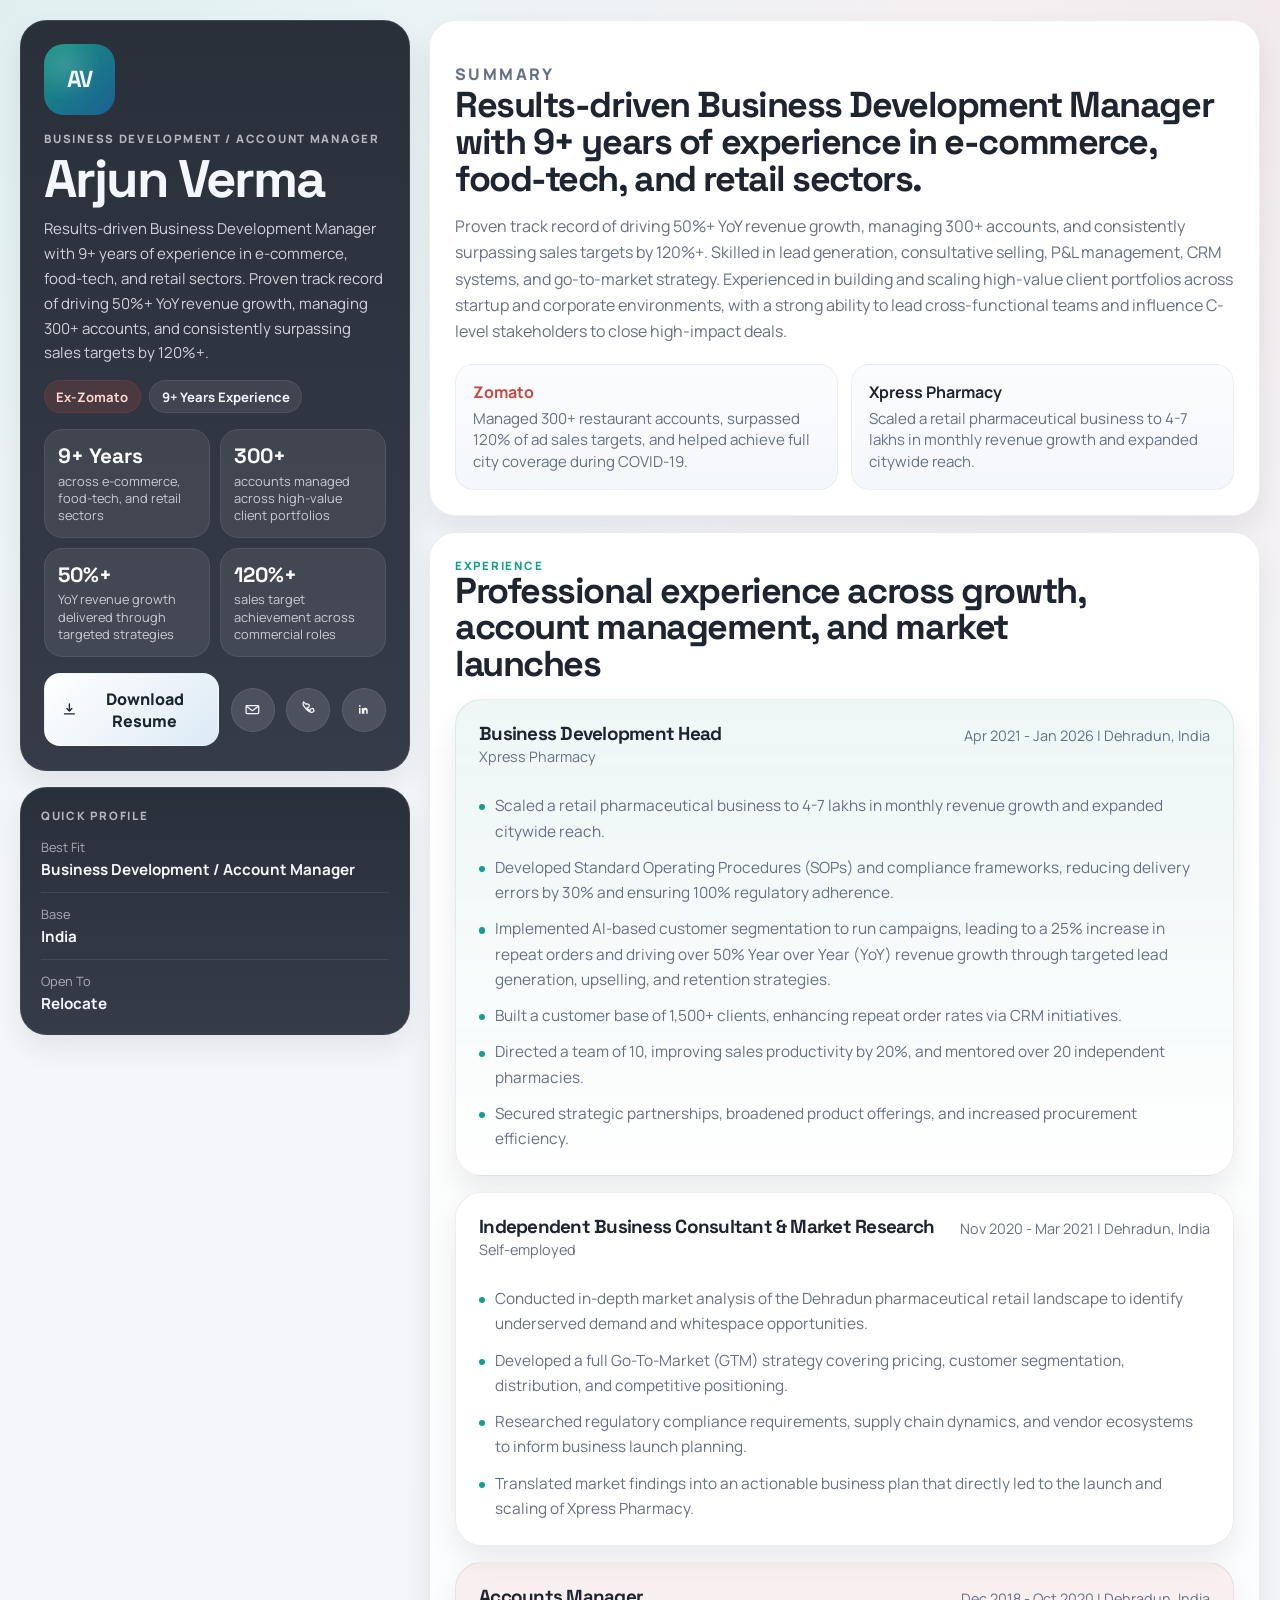
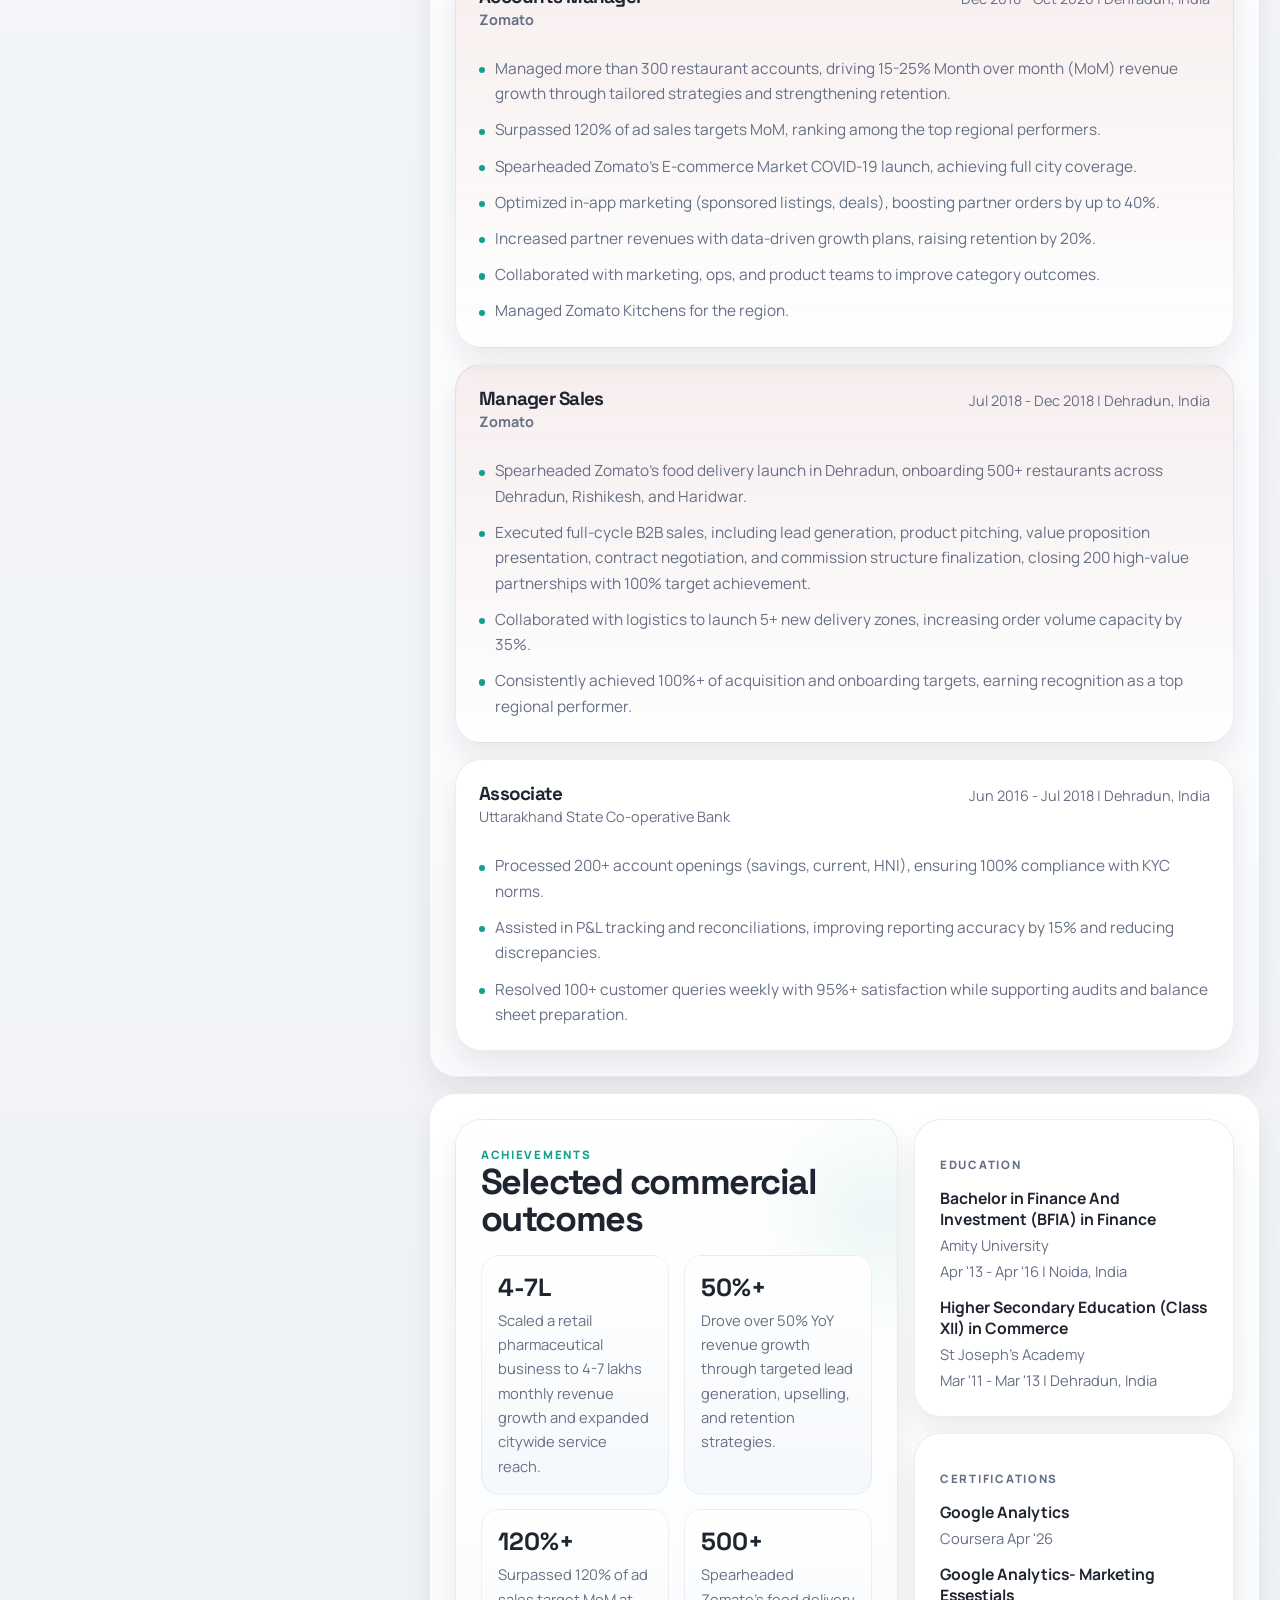
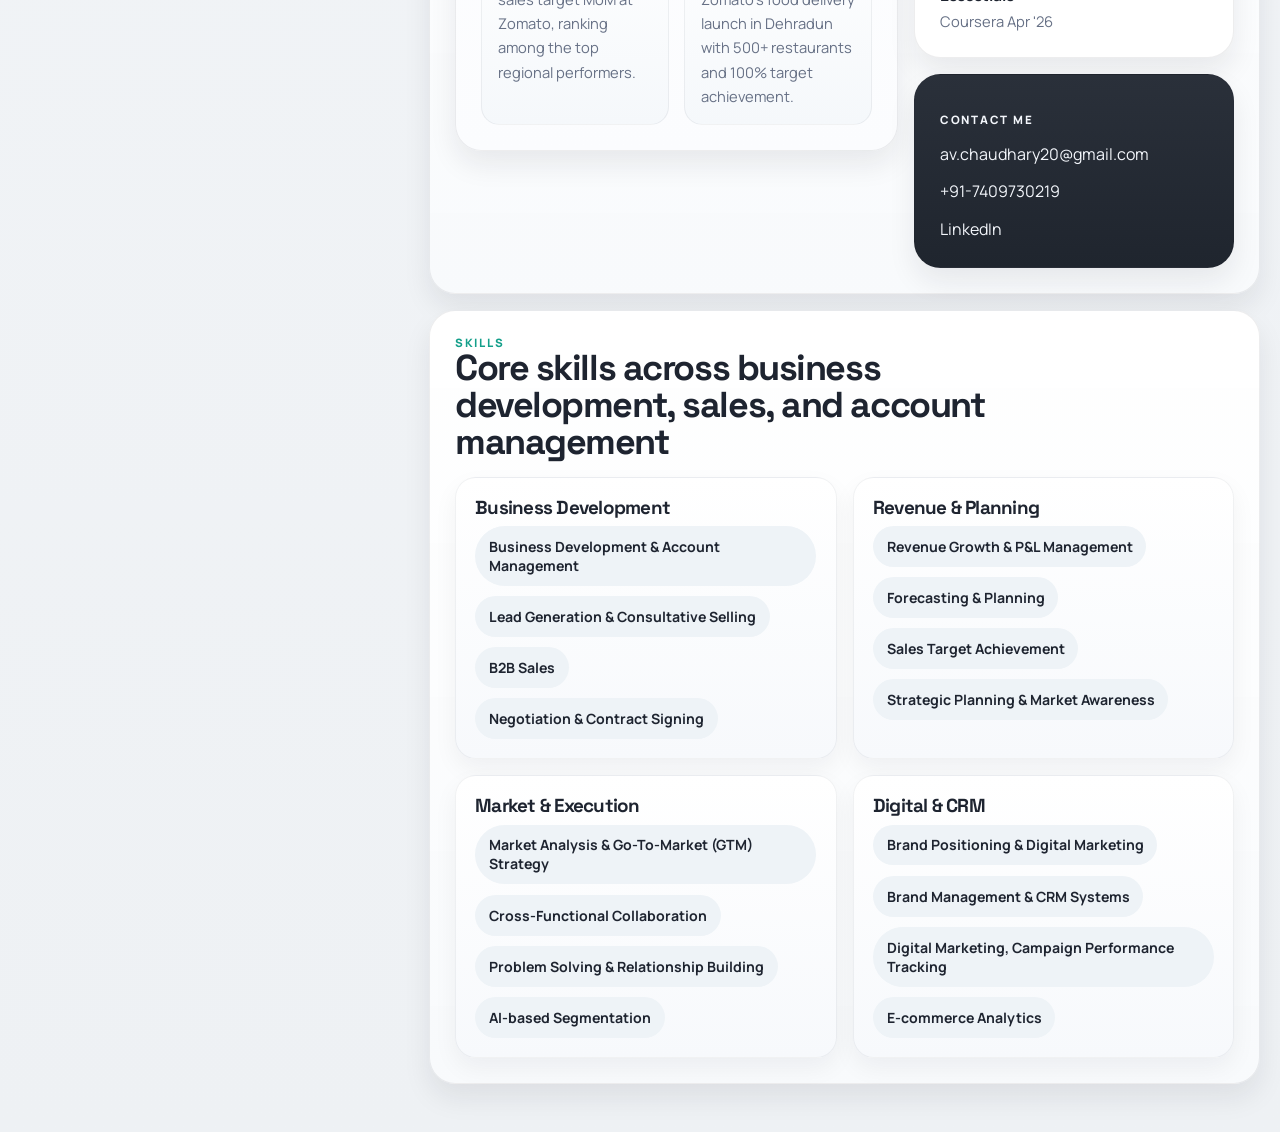
<file: index.html>
<!DOCTYPE html>
<html lang="en">
  <head>
    <meta charset="UTF-8" />
    <meta name="viewport" content="width=device-width, initial-scale=1.0" />
    <title>Arjun Verma | Business Development / Account Manager</title>
    <meta
      name="description"
      content="Resume website for Arjun Verma, a business development and account management professional with 9+ years of experience in e-commerce, food-tech, and retail sectors."
    />
    <meta
      property="og:title"
      content="Arjun Verma | Business Development / Account Manager"
    />
    <meta
      property="og:description"
      content="Results-driven Business Development Manager with 9+ years of experience in e-commerce, food-tech, and retail sectors."
    />
    <meta property="og:type" content="website" />
    <link rel="preconnect" href="https://fonts.googleapis.com" />
    <link rel="preconnect" href="https://fonts.gstatic.com" crossorigin />
    <link
      href="https://fonts.googleapis.com/css2?family=Manrope:wght@400;500;600;700;800&amp;family=Space+Grotesk:wght@500;700&amp;display=swap"
      rel="stylesheet"
    />
    <link rel="stylesheet" href="./styles.css" />
  </head>
  <body>
    <div class="page-shell">
      <div class="app-frame reveal">
        <aside class="sidebar">
          <section class="profile-card">
            <div class="avatar-badge" aria-hidden="true">AV</div>
            <p class="eyebrow">Business Development / Account Manager</p>
            <h1>Arjun Verma</h1>
            <p class="sidebar-summary">
              Results-driven Business Development Manager with 9+ years of
              experience in e-commerce, food-tech, and retail sectors. Proven
              track record of driving 50%+ YoY revenue growth, managing 300+
              accounts, and consistently surpassing sales targets by 120%+.
            </p>

            <div class="signal-row">
              <span class="signal-pill zomato-pill">Ex-Zomato</span>
              <span class="signal-pill">9+ Years Experience</span>
            </div>

            <div class="proof-grid">
              <article class="proof-tile">
                <strong>9+ Years</strong>
                <span>across e-commerce, food-tech, and retail sectors</span>
              </article>
              <article class="proof-tile">
                <strong>300+</strong>
                <span>accounts managed across high-value client portfolios</span>
              </article>
              <article class="proof-tile">
                <strong>50%+</strong>
                <span>YoY revenue growth delivered through targeted strategies</span>
              </article>
              <article class="proof-tile">
                <strong>120%+</strong>
                <span>sales target achievement across commercial roles</span>
              </article>
            </div>

            <div class="sidebar-actions">
              <a class="primary-action" href="./Arjun-Verma-Resume.pdf" download>
                <svg viewBox="0 0 24 24" aria-hidden="true">
                  <path d="M12 4v9" fill="none" stroke="currentColor" stroke-width="1.9" stroke-linecap="round" />
                  <path d="m8.5 10.8 3.5 3.7 3.5-3.7" fill="none" stroke="currentColor" stroke-width="1.9" stroke-linecap="round" stroke-linejoin="round" />
                  <path d="M5 18.5h14" fill="none" stroke="currentColor" stroke-width="1.9" stroke-linecap="round" />
                </svg>
                Download Resume
              </a>
              <a class="icon-action" href="mailto:av.chaudhary20@gmail.com" aria-label="Email Me">
                <svg viewBox="0 0 24 24" aria-hidden="true">
                  <path d="M4 6.5h16a1 1 0 0 1 1 1v9a1.5 1.5 0 0 1-1.5 1.5h-15A1.5 1.5 0 0 1 3 16.5v-9a1 1 0 0 1 1-1Z" fill="none" stroke="currentColor" stroke-width="1.8" stroke-linejoin="round" />
                  <path d="m4 8 8 6 8-6" fill="none" stroke="currentColor" stroke-width="1.8" stroke-linecap="round" stroke-linejoin="round" />
                </svg>
                <span class="visually-hidden">Email Me</span>
              </a>
              <a class="icon-action" href="tel:+917409730219" aria-label="Call Me">
                <svg viewBox="0 0 24 24" aria-hidden="true">
                  <path d="M8.7 4.8c.3-.7 1.1-1 1.8-.7l2 .9c.7.3 1 .9.8 1.6l-.7 2.1a1.5 1.5 0 0 1-1.7 1l-1-.2a13 13 0 0 0 4.6 4.6l-.2-1a1.5 1.5 0 0 1 1-1.7l2.1-.7c.7-.2 1.4.1 1.6.8l.9 2c.3.7 0 1.5-.7 1.8l-1.4.6c-.9.4-1.9.4-2.8 0-2.2-.9-4.2-2.4-6.1-4.3-1.9-1.9-3.4-3.9-4.3-6.1-.4-.9-.4-1.9 0-2.8l.6-1.4Z" fill="none" stroke="currentColor" stroke-width="1.8" stroke-linecap="round" stroke-linejoin="round" />
                </svg>
                <span class="visually-hidden">Call Me</span>
              </a>
              <a
                class="icon-action"
                href="https://www.linkedin.com/in/verma-arjun/"
                target="_blank"
                rel="noreferrer"
                aria-label="View My LinkedIn"
              >
                <svg viewBox="0 0 24 24" aria-hidden="true">
                  <path d="M6.8 8.3A1.3 1.3 0 1 0 6.8 5.7a1.3 1.3 0 0 0 0 2.6Z" fill="currentColor" />
                  <path d="M5.7 10.1h2.2v8.2H5.7v-8.2Zm4 0h2.1v1.1h.1c.4-.8 1.4-1.4 2.8-1.4 3 0 3.5 2 3.5 4.5v4h-2.2v-3.6c0-.9 0-2-1.2-2s-1.4 1-1.4 1.9v3.7H9.7v-8.2Z" fill="currentColor" />
                </svg>
                <span class="visually-hidden">View My LinkedIn</span>
              </a>
            </div>
          </section>

          <section class="sidebar-panel">
            <p class="panel-label">Quick Profile</p>
            <ul class="sidebar-list">
              <li>
                <span>Best Fit</span>
                <strong>Business Development / Account Manager</strong>
              </li>
              <li>
                <span>Base</span>
                <strong>India</strong>
              </li>
              <li>
                <span>Open To</span>
                <strong>Relocate</strong>
              </li>
            </ul>
          </section>
        </aside>

        <main class="content-panel">
          <section class="content-card intro-card reveal">
            <p class="section-tag">Summary</p>
            <h2>Results-driven Business Development Manager with 9+ years of experience in e-commerce, food-tech, and retail sectors.</h2>
            <p>
              Proven track record of driving 50%+ YoY revenue growth, managing 300+
              accounts, and consistently surpassing sales targets by 120%+. Skilled
              in lead generation, consultative selling, P&amp;L management, CRM
              systems, and go-to-market strategy. Experienced in building and scaling
              high-value client portfolios across startup and corporate environments,
              with a strong ability to lead cross-functional teams and influence
              C-level stakeholders to close high-impact deals.
            </p>
            <div class="highlight-band">
              <article>
                <strong class="brand-zomato">Zomato</strong>
                <span>Managed 300+ restaurant accounts, surpassed 120% of ad sales targets, and helped achieve full city coverage during COVID-19.</span>
              </article>
              <article>
                <strong>Xpress Pharmacy</strong>
                <span>Scaled a retail pharmaceutical business to 4-7 lakhs in monthly revenue growth and expanded citywide reach.</span>
              </article>
            </div>
          </section>

          <section class="content-section reveal">
            <div class="section-heading">
              <p class="section-tag">Experience</p>
              <h2>Professional experience across growth, account management, and market launches</h2>
            </div>

            <div class="experience-stack">
              <article class="experience-card feature-card">
                <div class="experience-head">
                  <div>
                    <h3>Business Development Head</h3>
                    <p class="company">Xpress Pharmacy</p>
                  </div>
                  <p class="experience-meta">Apr 2021 - Jan 2026 | Dehradun, India</p>
                </div>
                <ul>
                  <li>Scaled a retail pharmaceutical business to 4-7 lakhs in monthly revenue growth and expanded citywide reach.</li>
                  <li>Developed Standard Operating Procedures (SOPs) and compliance frameworks, reducing delivery errors by 30% and ensuring 100% regulatory adherence.</li>
                  <li>Implemented AI-based customer segmentation to run campaigns, leading to a 25% increase in repeat orders and driving over 50% Year over Year (YoY) revenue growth through targeted lead generation, upselling, and retention strategies.</li>
                  <li>Built a customer base of 1,500+ clients, enhancing repeat order rates via CRM initiatives.</li>
                  <li>Directed a team of 10, improving sales productivity by 20%, and mentored over 20 independent pharmacies.</li>
                  <li>Secured strategic partnerships, broadened product offerings, and increased procurement efficiency.</li>
                </ul>
              </article>

              <article class="experience-card">
                <div class="experience-head">
                  <div>
                    <h3>Independent Business Consultant &amp; Market Research</h3>
                    <p class="company">Self-employed</p>
                  </div>
                  <p class="experience-meta">Nov 2020 - Mar 2021 | Dehradun, India</p>
                </div>
                <ul>
                  <li>Conducted in-depth market analysis of the Dehradun pharmaceutical retail landscape to identify underserved demand and whitespace opportunities.</li>
                  <li>Developed a full Go-To-Market (GTM) strategy covering pricing, customer segmentation, distribution, and competitive positioning.</li>
                  <li>Researched regulatory compliance requirements, supply chain dynamics, and vendor ecosystems to inform business launch planning.</li>
                  <li>Translated market findings into an actionable business plan that directly led to the launch and scaling of Xpress Pharmacy.</li>
                </ul>
              </article>

              <article class="experience-card zomato-card">
                <div class="experience-head">
                  <div>
                    <h3>Accounts Manager</h3>
                    <p class="company brand-zomato">Zomato</p>
                  </div>
                  <p class="experience-meta">Dec 2018 - Oct 2020 | Dehradun, India</p>
                </div>
                <ul>
                  <li>Managed more than 300 restaurant accounts, driving 15-25% Month over month (MoM) revenue growth through tailored strategies and strengthening retention.</li>
                  <li>Surpassed 120% of ad sales targets MoM, ranking among the top regional performers.</li>
                  <li>Spearheaded Zomato's E-commerce Market COVID-19 launch, achieving full city coverage.</li>
                  <li>Optimized in-app marketing (sponsored listings, deals), boosting partner orders by up to 40%.</li>
                  <li>Increased partner revenues with data-driven growth plans, raising retention by 20%.</li>
                  <li>Collaborated with marketing, ops, and product teams to improve category outcomes.</li>
                  <li>Managed Zomato Kitchens for the region.</li>
                </ul>
              </article>

              <article class="experience-card zomato-card">
                <div class="experience-head">
                  <div>
                    <h3>Manager Sales</h3>
                    <p class="company brand-zomato">Zomato</p>
                  </div>
                  <p class="experience-meta">Jul 2018 - Dec 2018 | Dehradun, India</p>
                </div>
                <ul>
                  <li>Spearheaded Zomato's food delivery launch in Dehradun, onboarding 500+ restaurants across Dehradun, Rishikesh, and Haridwar.</li>
                  <li>Executed full-cycle B2B sales, including lead generation, product pitching, value proposition presentation, contract negotiation, and commission structure finalization, closing 200 high-value partnerships with 100% target achievement.</li>
                  <li>Collaborated with logistics to launch 5+ new delivery zones, increasing order volume capacity by 35%.</li>
                  <li>Consistently achieved 100%+ of acquisition and onboarding targets, earning recognition as a top regional performer.</li>
                </ul>
              </article>

              <article class="experience-card">
                <div class="experience-head">
                  <div>
                    <h3>Associate</h3>
                    <p class="company">Uttarakhand State Co-operative Bank</p>
                  </div>
                  <p class="experience-meta">Jun 2016 - Jul 2018 | Dehradun, India</p>
                </div>
                <ul>
                  <li>Processed 200+ account openings (savings, current, HNI), ensuring 100% compliance with KYC norms.</li>
                  <li>Assisted in P&amp;L tracking and reconciliations, improving reporting accuracy by 15% and reducing discrepancies.</li>
                  <li>Resolved 100+ customer queries weekly with 95%+ satisfaction while supporting audits and balance sheet preparation.</li>
                </ul>
              </article>
            </div>
          </section>

          <section class="content-section split-content reveal">
            <article class="content-card achievement-card">
              <p class="section-tag">Achievements</p>
              <h2>Selected commercial outcomes</h2>
              <div class="achievement-grid">
                <article>
                  <strong>4-7L</strong>
                  <span>Scaled a retail pharmaceutical business to 4-7 lakhs monthly revenue growth and expanded citywide service reach.</span>
                </article>
                <article>
                  <strong>50%+</strong>
                  <span>Drove over 50% YoY revenue growth through targeted lead generation, upselling, and retention strategies.</span>
                </article>
                <article>
                  <strong>120%+</strong>
                  <span>Surpassed 120% of ad sales target MoM at Zomato, ranking among the top regional performers.</span>
                </article>
                <article>
                  <strong>500+</strong>
                  <span>Spearheaded Zomato's food delivery launch in Dehradun with 500+ restaurants and 100% target achievement.</span>
                </article>
              </div>
            </article>

            <div class="meta-column">
              <article class="content-card compact-card">
                <p class="section-tag">Education</p>
                <div class="meta-stack">
                  <div class="meta-item">
                    <strong>Bachelor in Finance And Investment (BFIA) in Finance</strong>
                    <span>Amity University</span>
                    <span>Apr '13 - Apr '16 | Noida, India</span>
                  </div>
                  <div class="meta-item">
                    <strong>Higher Secondary Education (Class XII) in Commerce</strong>
                    <span>St Joseph's Academy</span>
                    <span>Mar '11 - Mar '13 | Dehradun, India</span>
                  </div>
                </div>
              </article>

              <article class="content-card compact-card">
                <p class="section-tag">Certifications</p>
                <div class="meta-stack">
                  <div class="meta-item">
                    <strong>Google Analytics</strong>
                    <span>Coursera Apr '26</span>
                  </div>
                  <div class="meta-item">
                    <strong>Google Analytics- Marketing Essestials</strong>
                    <span>Coursera Apr '26</span>
                  </div>
                </div>
              </article>

              <article class="content-card compact-card dark-card">
                <p class="section-tag">Contact Me</p>
                <a href="mailto:av.chaudhary20@gmail.com">av.chaudhary20@gmail.com</a>
                <a href="tel:+917409730219">+91-7409730219</a>
                <a href="https://www.linkedin.com/in/verma-arjun/" target="_blank" rel="noreferrer">LinkedIn</a>
              </article>
            </div>
          </section>

          <section class="content-section reveal">
            <div class="section-heading">
              <p class="section-tag">Skills</p>
              <h2>Core skills across business development, sales, and account management</h2>
            </div>
            <div class="skills-grid">
              <article class="skill-cluster">
                <h3>Business Development</h3>
                <div class="tools-list">
                  <span>Business Development &amp; Account Management</span>
                  <span>Lead Generation &amp; Consultative Selling</span>
                  <span>B2B Sales</span>
                  <span>Negotiation &amp; Contract Signing</span>
                </div>
              </article>
              <article class="skill-cluster">
                <h3>Revenue &amp; Planning</h3>
                <div class="tools-list">
                  <span>Revenue Growth &amp; P&amp;L Management</span>
                  <span>Forecasting &amp; Planning</span>
                  <span>Sales Target Achievement</span>
                  <span>Strategic Planning &amp; Market Awareness</span>
                </div>
              </article>
              <article class="skill-cluster">
                <h3>Market &amp; Execution</h3>
                <div class="tools-list">
                  <span>Market Analysis &amp; Go-To-Market (GTM) Strategy</span>
                  <span>Cross-Functional Collaboration</span>
                  <span>Problem Solving &amp; Relationship Building</span>
                  <span>AI-based Segmentation</span>
                </div>
              </article>
              <article class="skill-cluster">
                <h3>Digital &amp; CRM</h3>
                <div class="tools-list">
                  <span>Brand Positioning &amp; Digital Marketing</span>
                  <span>Brand Management &amp; CRM Systems</span>
                  <span>Digital Marketing, Campaign Performance Tracking</span>
                  <span>E-commerce Analytics</span>
                </div>
              </article>
            </div>
          </section>
        </main>
      </div>
    </div>

    <script>
      const observer = new IntersectionObserver(
        (entries) => {
          entries.forEach((entry) => {
            if (entry.isIntersecting) {
              entry.target.classList.add("is-visible");
              observer.unobserve(entry.target);
            }
          });
        },
        { threshold: 0.12 }
      );

      document.querySelectorAll(".reveal").forEach((node, index) => {
        node.style.transitionDelay = `${index * 90}ms`;
        observer.observe(node);
      });
    </script>
  </body>
</html>
</file>
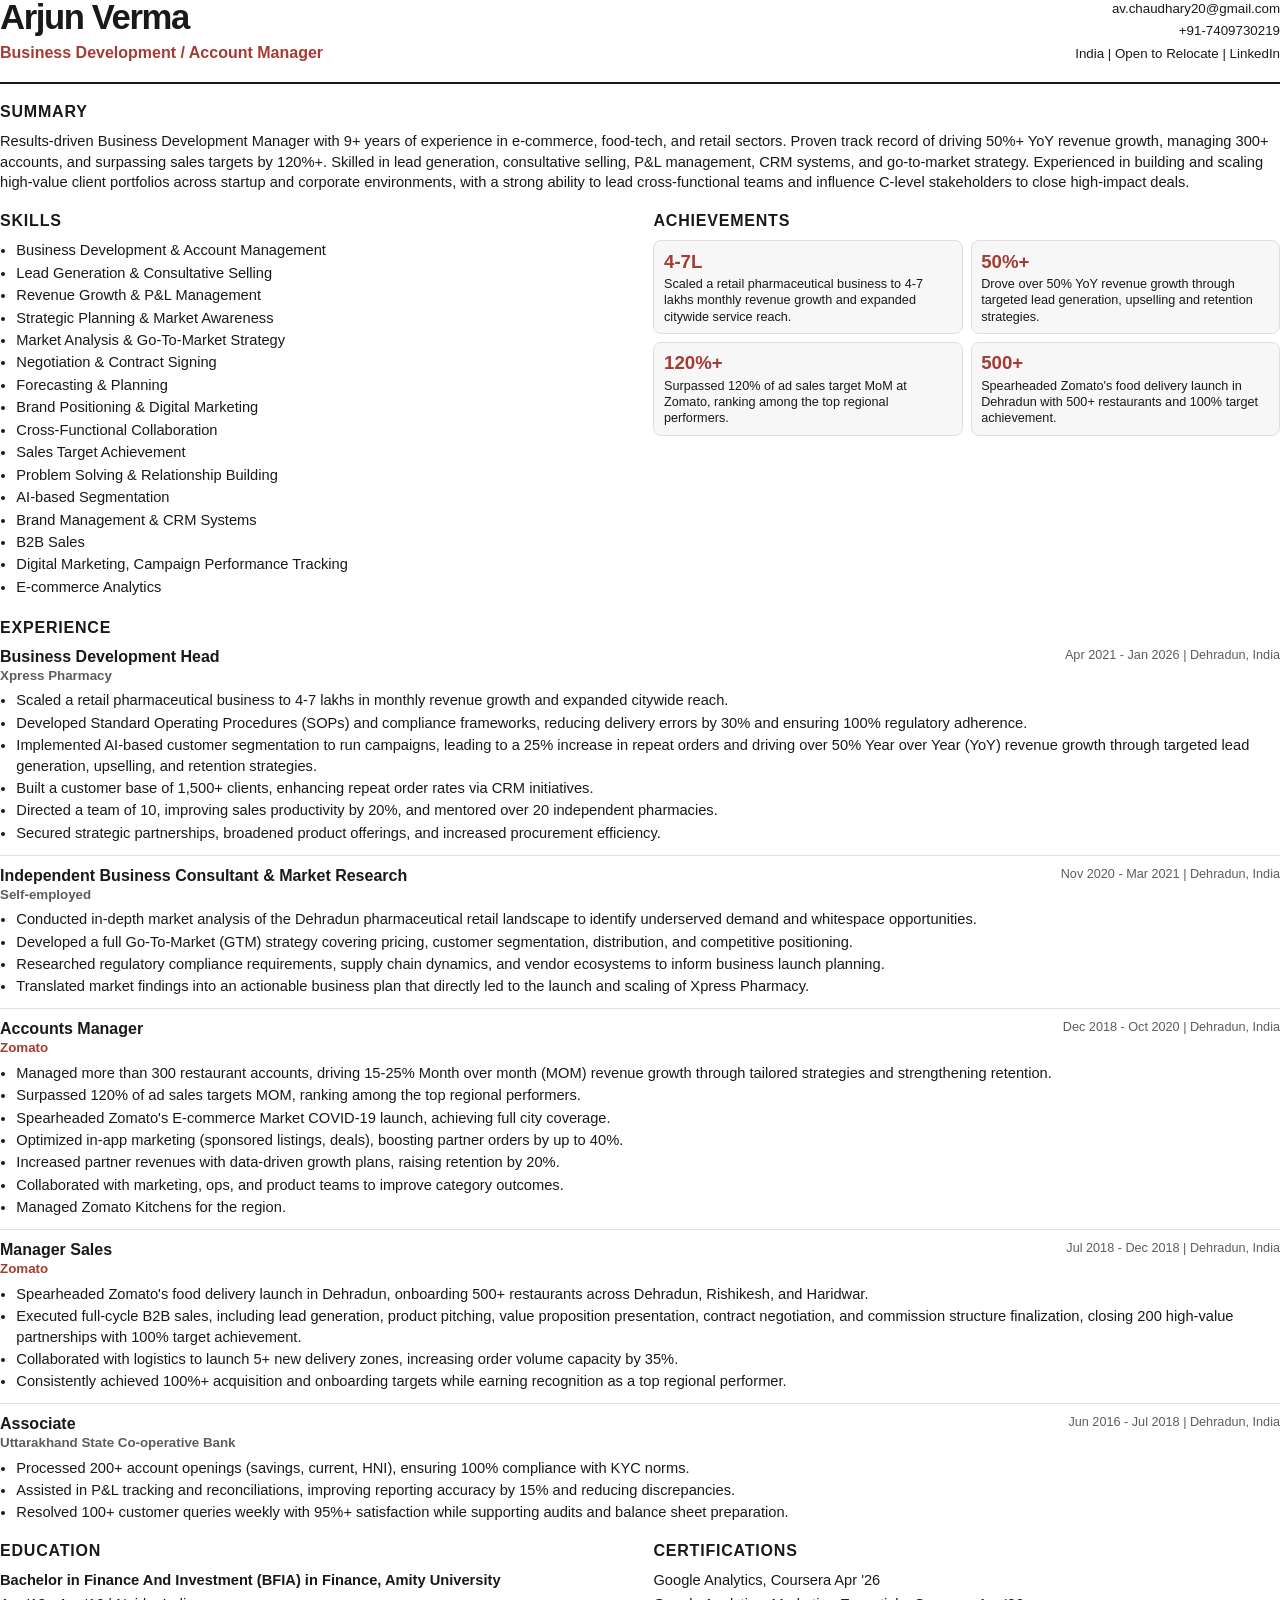
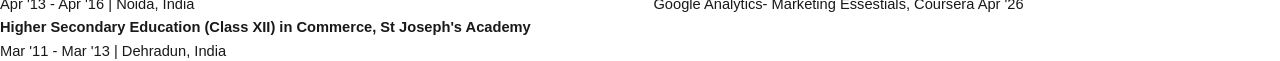
<file: resume-pdf.html>
<!DOCTYPE html>
<html lang="en">
  <head>
    <meta charset="UTF-8" />
    <meta name="viewport" content="width=device-width, initial-scale=1.0" />
    <title>Arjun Verma CV</title>
    <link rel="stylesheet" href="./resume-pdf.css" />
  </head>
  <body>
    <main class="resume">
      <header class="header">
        <div>
          <h1>Arjun Verma</h1>
          <p class="role">Business Development / Account Manager</p>
        </div>
        <div class="contact">
          <a href="mailto:av.chaudhary20@gmail.com">av.chaudhary20@gmail.com</a>
          <a href="tel:+917409730219">+91-7409730219</a>
          <p>India | Open to Relocate | <a href="https://www.linkedin.com/in/verma-arjun/">LinkedIn</a></p>
        </div>
      </header>

      <section class="section">
        <h2>Summary</h2>
        <p>
          Results-driven Business Development Manager with 9+ years of experience in
          e-commerce, food-tech, and retail sectors. Proven track record of driving
          50%+ YoY revenue growth, managing 300+ accounts, and surpassing sales
          targets by 120%+. Skilled in lead generation, consultative selling, P&amp;L
          management, CRM systems, and go-to-market strategy. Experienced in building
          and scaling high-value client portfolios across startup and corporate
          environments, with a strong ability to lead cross-functional teams and
          influence C-level stakeholders to close high-impact deals.
        </p>
      </section>

      <section class="section split">
        <div>
          <h2>Skills</h2>
          <ul class="compact">
            <li>Business Development &amp; Account Management</li>
            <li>Lead Generation &amp; Consultative Selling</li>
            <li>Revenue Growth &amp; P&amp;L Management</li>
            <li>Strategic Planning &amp; Market Awareness</li>
            <li>Market Analysis &amp; Go-To-Market Strategy</li>
            <li>Negotiation &amp; Contract Signing</li>
            <li>Forecasting &amp; Planning</li>
            <li>Brand Positioning &amp; Digital Marketing</li>
            <li>Cross-Functional Collaboration</li>
            <li>Sales Target Achievement</li>
            <li>Problem Solving &amp; Relationship Building</li>
            <li>AI-based Segmentation</li>
            <li>Brand Management &amp; CRM Systems</li>
            <li>B2B Sales</li>
            <li>Digital Marketing, Campaign Performance Tracking</li>
            <li>E-commerce Analytics</li>
          </ul>
        </div>
        <div>
          <h2>Achievements</h2>
          <div class="highlights">
            <div><strong>4-7L</strong><span>Scaled a retail pharmaceutical business to 4-7 lakhs monthly revenue growth and expanded citywide service reach.</span></div>
            <div><strong>50%+</strong><span>Drove over 50% YoY revenue growth through targeted lead generation, upselling and retention strategies.</span></div>
            <div><strong>120%+</strong><span>Surpassed 120% of ad sales target MoM at Zomato, ranking among the top regional performers.</span></div>
            <div><strong>500+</strong><span>Spearheaded Zomato's food delivery launch in Dehradun with 500+ restaurants and 100% target achievement.</span></div>
          </div>
        </div>
      </section>

      <section class="section">
        <h2>Experience</h2>

        <article class="job">
          <div class="job-head">
            <div>
              <h3>Business Development Head</h3>
              <p class="company">Xpress Pharmacy</p>
            </div>
            <p class="meta">Apr 2021 - Jan 2026 | Dehradun, India</p>
          </div>
          <ul>
            <li>Scaled a retail pharmaceutical business to 4-7 lakhs in monthly revenue growth and expanded citywide reach.</li>
            <li>Developed Standard Operating Procedures (SOPs) and compliance frameworks, reducing delivery errors by 30% and ensuring 100% regulatory adherence.</li>
            <li>Implemented AI-based customer segmentation to run campaigns, leading to a 25% increase in repeat orders and driving over 50% Year over Year (YoY) revenue growth through targeted lead generation, upselling, and retention strategies.</li>
            <li>Built a customer base of 1,500+ clients, enhancing repeat order rates via CRM initiatives.</li>
            <li>Directed a team of 10, improving sales productivity by 20%, and mentored over 20 independent pharmacies.</li>
            <li>Secured strategic partnerships, broadened product offerings, and increased procurement efficiency.</li>
          </ul>
        </article>

        <article class="job">
          <div class="job-head">
            <div>
              <h3>Independent Business Consultant &amp; Market Research</h3>
              <p class="company">Self-employed</p>
            </div>
            <p class="meta">Nov 2020 - Mar 2021 | Dehradun, India</p>
          </div>
          <ul>
            <li>Conducted in-depth market analysis of the Dehradun pharmaceutical retail landscape to identify underserved demand and whitespace opportunities.</li>
            <li>Developed a full Go-To-Market (GTM) strategy covering pricing, customer segmentation, distribution, and competitive positioning.</li>
            <li>Researched regulatory compliance requirements, supply chain dynamics, and vendor ecosystems to inform business launch planning.</li>
            <li>Translated market findings into an actionable business plan that directly led to the launch and scaling of Xpress Pharmacy.</li>
          </ul>
        </article>

        <article class="job">
          <div class="job-head">
            <div>
              <h3>Accounts Manager</h3>
              <p class="company company-zomato">Zomato</p>
            </div>
            <p class="meta">Dec 2018 - Oct 2020 | Dehradun, India</p>
          </div>
          <ul>
            <li>Managed more than 300 restaurant accounts, driving 15-25% Month over month (MOM) revenue growth through tailored strategies and strengthening retention.</li>
            <li>Surpassed 120% of ad sales targets MOM, ranking among the top regional performers.</li>
            <li>Spearheaded Zomato's E-commerce Market COVID-19 launch, achieving full city coverage.</li>
            <li>Optimized in-app marketing (sponsored listings, deals), boosting partner orders by up to 40%.</li>
            <li>Increased partner revenues with data-driven growth plans, raising retention by 20%.</li>
            <li>Collaborated with marketing, ops, and product teams to improve category outcomes.</li>
            <li>Managed Zomato Kitchens for the region.</li>
          </ul>
        </article>

        <article class="job">
          <div class="job-head">
            <div>
              <h3>Manager Sales</h3>
              <p class="company company-zomato">Zomato</p>
            </div>
            <p class="meta">Jul 2018 - Dec 2018 | Dehradun, India</p>
          </div>
          <ul>
            <li>Spearheaded Zomato's food delivery launch in Dehradun, onboarding 500+ restaurants across Dehradun, Rishikesh, and Haridwar.</li>
            <li>Executed full-cycle B2B sales, including lead generation, product pitching, value proposition presentation, contract negotiation, and commission structure finalization, closing 200 high-value partnerships with 100% target achievement.</li>
            <li>Collaborated with logistics to launch 5+ new delivery zones, increasing order volume capacity by 35%.</li>
            <li>Consistently achieved 100%+ acquisition and onboarding targets while earning recognition as a top regional performer.</li>
          </ul>
        </article>

        <article class="job">
          <div class="job-head">
            <div>
              <h3>Associate</h3>
              <p class="company">Uttarakhand State Co-operative Bank</p>
            </div>
            <p class="meta">Jun 2016 - Jul 2018 | Dehradun, India</p>
          </div>
          <ul>
            <li>Processed 200+ account openings (savings, current, HNI), ensuring 100% compliance with KYC norms.</li>
            <li>Assisted in P&amp;L tracking and reconciliations, improving reporting accuracy by 15% and reducing discrepancies.</li>
            <li>Resolved 100+ customer queries weekly with 95%+ satisfaction while supporting audits and balance sheet preparation.</li>
          </ul>
        </article>
      </section>

      <section class="section split footer-grid">
        <div>
          <h2>Education</h2>
          <p><strong>Bachelor in Finance And Investment (BFIA) in Finance, Amity University</strong></p>
          <p>Apr '13 - Apr '16 | Noida, India</p>
          <p><strong>Higher Secondary Education (Class XII) in Commerce, St Joseph's Academy</strong></p>
          <p>Mar '11 - Mar '13 | Dehradun, India</p>
        </div>
        <div>
          <h2>Certifications</h2>
          <p>Google Analytics, Coursera Apr '26</p>
          <p>Google Analytics- Marketing Essestials, Coursera Apr '26</p>
        </div>
      </section>
    </main>
  </body>
</html>
</file>
<file: styles.css>
:root {
  --bg: #eef1f4;
  --panel: #ffffff;
  --panel-soft: #f8fafc;
  --sidebar: #2a303a;
  --sidebar-soft: #353c48;
  --text: #1e2430;
  --muted: #667085;
  --line: rgba(28, 36, 48, 0.08);
  --line-strong: rgba(255, 255, 255, 0.08);
  --accent: #149f8a;
  --accent-soft: rgba(20, 159, 138, 0.12);
  --zomato: #c7483f;
  --zomato-soft: rgba(199, 72, 63, 0.1);
  --shadow: 0 28px 70px rgba(20, 28, 38, 0.12);
  --shadow-soft: 0 14px 28px rgba(20, 28, 38, 0.08);
}

* {
  box-sizing: border-box;
}

html {
  scroll-behavior: smooth;
}

body {
  margin: 0;
  min-height: 100vh;
  overflow-x: hidden;
  font-family: "Manrope", sans-serif;
  color: var(--text);
  background:
    radial-gradient(circle at top left, rgba(20, 159, 138, 0.1), transparent 20%),
    radial-gradient(circle at top right, rgba(199, 72, 63, 0.08), transparent 20%),
    linear-gradient(180deg, #f6f8fb 0%, var(--bg) 100%);
}

a {
  color: inherit;
}

.page-shell {
  width: min(1240px, calc(100% - 2rem));
  margin: 0 auto;
  padding: 1.25rem 0 3rem;
}

.reveal {
  opacity: 0;
  transform: translateY(24px);
  transition:
    opacity 650ms ease,
    transform 650ms ease;
}

.reveal.is-visible {
  opacity: 1;
  transform: translateY(0);
}

.app-frame {
  display: grid;
  grid-template-columns: 390px minmax(0, 1fr);
  gap: 1.2rem;
  align-items: start;
}

.sidebar {
  position: sticky;
  top: 1.25rem;
  display: grid;
  gap: 1rem;
}

.profile-card,
.sidebar-panel,
.content-card,
.content-section,
.experience-card {
  border-radius: 1.65rem;
  box-shadow: var(--shadow-soft);
}

.profile-card,
.sidebar-panel {
  background: linear-gradient(180deg, var(--sidebar) 0%, var(--sidebar-soft) 100%);
  color: #f3f6fb;
  border: 1px solid var(--line-strong);
}

.profile-card {
  padding: 1.45rem;
}

.avatar-badge {
  display: inline-grid;
  place-items: center;
  width: 4.4rem;
  height: 4.4rem;
  margin-bottom: 1rem;
  border-radius: 1.25rem;
  background:
    radial-gradient(circle at 30% 30%, rgba(255, 255, 255, 0.14), transparent 50%),
    linear-gradient(135deg, rgba(20, 159, 138, 0.9), rgba(21, 116, 182, 0.7));
  font-family: "Space Grotesk", sans-serif;
  font-size: 1.45rem;
  font-weight: 700;
  letter-spacing: -0.05em;
}

.eyebrow,
.section-tag,
.panel-label {
  margin: 0;
  font-size: 0.72rem;
  font-weight: 800;
  letter-spacing: 0.15em;
  text-transform: uppercase;
}

.eyebrow {
  color: rgba(243, 246, 251, 0.68);
}

h1,
h2,
h3 {
  margin: 0;
  font-family: "Space Grotesk", sans-serif;
  letter-spacing: -0.04em;
}

h1 {
  margin-top: 0.55rem;
  font-size: clamp(2.6rem, 5vw, 3.3rem);
  line-height: 0.95;
}

h2 {
  font-size: clamp(1.6rem, 3vw, 2.25rem);
  line-height: 1.02;
}

h3 {
  font-size: 1.18rem;
  line-height: 1.12;
}

.sidebar-summary,
.content-card p,
.experience-card li,
.achievement-grid span,
.compact-card a {
  line-height: 1.65;
}

.sidebar-summary {
  margin: 0.8rem 0 0;
  color: rgba(243, 246, 251, 0.82);
  font-size: 0.94rem;
}

.signal-row {
  display: flex;
  flex-wrap: wrap;
  gap: 0.55rem;
  margin-top: 0.85rem;
}

.signal-pill {
  display: inline-flex;
  align-items: center;
  min-height: 2rem;
  padding: 0.42rem 0.7rem;
  border-radius: 999px;
  background: rgba(255, 255, 255, 0.08);
  border: 1px solid rgba(255, 255, 255, 0.08);
  font-size: 0.82rem;
  font-weight: 700;
}

.zomato-pill {
  color: #ffd7d4;
  background: rgba(199, 72, 63, 0.18);
  border-color: rgba(199, 72, 63, 0.18);
}

.brand-zomato {
  color: var(--zomato);
  font-weight: 700;
}

.proof-grid {
  display: grid;
  grid-template-columns: repeat(2, minmax(0, 1fr));
  gap: 0.6rem;
  margin-top: 1rem;
}

.proof-tile {
  padding: 0.82rem;
  border-radius: 1.15rem;
  background: rgba(255, 255, 255, 0.08);
  border: 1px solid rgba(255, 255, 255, 0.08);
}

.proof-tile strong {
  display: block;
  margin-bottom: 0.2rem;
  font-family: "Space Grotesk", sans-serif;
  font-size: 1.3rem;
  color: #ffffff;
}

.proof-tile span {
  display: block;
  color: rgba(243, 246, 251, 0.76);
  font-size: 0.8rem;
  line-height: 1.35;
}

.sidebar-actions {
  display: flex;
  align-items: center;
  flex-wrap: nowrap;
  gap: 0.72rem;
  margin-top: 1rem;
}

.sidebar-actions a {
  display: inline-flex;
  align-items: center;
  justify-content: center;
  min-height: 3rem;
  padding: 0.85rem 1rem;
  border-radius: 1rem;
  text-decoration: none;
  font-weight: 800;
  background: rgba(255, 255, 255, 0.1);
  border: 1px solid rgba(255, 255, 255, 0.08);
  transition:
    transform 180ms ease,
    background-color 180ms ease,
    box-shadow 180ms ease;
}

.sidebar-actions a:hover {
  transform: translateY(-1px);
  box-shadow: 0 12px 24px rgba(0, 0, 0, 0.12);
}

.sidebar-actions .primary-action {
  background: linear-gradient(135deg, #ffffff, #dceaf4);
  color: #1b2530;
  flex: 1 1 auto;
  min-width: 0;
  padding-inline: 1rem;
  gap: 0.55rem;
  justify-content: center;
  text-align: center;
}

.sidebar-actions .primary-action svg {
  width: 1.05rem;
  height: 1.05rem;
  flex: 0 0 auto;
}

.sidebar-actions .icon-action {
  flex: 0 0 2.75rem;
  width: 2.75rem;
  min-width: 2.75rem;
  height: 2.75rem;
  min-height: 2.75rem;
  padding: 0;
  border-radius: 999px;
  background: rgba(255, 255, 255, 0.12);
}

.sidebar-actions .icon-action svg {
  width: 1.05rem;
  height: 1.05rem;
}

.visually-hidden {
  position: absolute;
  width: 1px;
  height: 1px;
  padding: 0;
  margin: -1px;
  overflow: hidden;
  clip: rect(0, 0, 0, 0);
  white-space: nowrap;
  border: 0;
}

.sidebar-panel {
  padding: 1.25rem;
}

.panel-label {
  color: rgba(243, 246, 251, 0.68);
}

.sidebar-list {
  margin: 0.95rem 0 0;
  padding: 0;
  list-style: none;
  display: grid;
  gap: 0.75rem;
}

.sidebar-list li {
  display: grid;
  gap: 0.18rem;
  padding-bottom: 0.75rem;
  border-bottom: 1px solid rgba(255, 255, 255, 0.08);
}

.sidebar-list li:last-child {
  padding-bottom: 0;
  border-bottom: 0;
}

.sidebar-list span {
  color: rgba(243, 246, 251, 0.62);
  font-size: 0.8rem;
}

.sidebar-list strong {
  font-size: 0.95rem;
  line-height: 1.4;
}

.content-panel {
  display: grid;
  gap: 1rem;
}

.content-card,
.content-section,
.experience-card {
  background: var(--panel);
  border: 1px solid var(--line);
}

.content-card {
  padding: 1.55rem;
}

.content-section {
  display: grid;
  gap: 1rem;
  padding: 1.55rem;
  background: linear-gradient(180deg, rgba(255, 255, 255, 0.96), rgba(248, 250, 252, 0.98));
}

.section-tag {
  color: var(--accent);
}

.intro-card p {
  margin-top: 0.95rem;
  color: var(--muted);
  font-size: 1rem;
}

.highlight-band {
  display: grid;
  grid-template-columns: repeat(2, minmax(0, 1fr));
  gap: 0.85rem;
  margin-top: 1.2rem;
}

.highlight-band article {
  padding: 1rem 1.05rem;
  border-radius: 1.15rem;
  background: linear-gradient(180deg, #fbfcfe, #f4f7fb);
  border: 1px solid rgba(30, 36, 48, 0.06);
}

.highlight-band strong {
  display: block;
  margin-bottom: 0.3rem;
  font-size: 1rem;
}

.highlight-band span {
  display: block;
  color: var(--muted);
  font-size: 0.94rem;
  line-height: 1.45;
}

.section-heading {
  max-width: 40rem;
}

.strength-grid {
  display: grid;
  grid-template-columns: repeat(2, minmax(0, 1fr));
  gap: 1rem;
}

.strength-card {
  padding: 1.35rem;
  border-radius: 1.3rem;
  background: linear-gradient(180deg, #ffffff, #f8fafc);
  border: 1px solid rgba(30, 36, 48, 0.06);
  box-shadow: 0 10px 24px rgba(20, 28, 38, 0.05);
}

.strength-card h3 {
  margin-bottom: 0.45rem;
}

.strength-card p {
  margin: 0;
  color: var(--muted);
  font-size: 0.96rem;
}

.experience-stack {
  display: grid;
  gap: 1rem;
}

.experience-card {
  padding: 1.45rem;
}

.feature-card {
  background: linear-gradient(180deg, rgba(20, 159, 138, 0.08), rgba(255, 255, 255, 0.98));
}

.zomato-card {
  background: linear-gradient(180deg, rgba(199, 72, 63, 0.08), rgba(255, 255, 255, 0.98));
}

.experience-head {
  display: grid;
  grid-template-columns: minmax(0, 1fr) auto;
  gap: 1rem;
  align-items: start;
  margin-bottom: 0.8rem;
}

.company,
.experience-meta {
  margin-top: 0.18rem;
  color: var(--muted);
  font-size: 0.9rem;
}

.experience-meta {
  text-align: right;
  white-space: nowrap;
}

.experience-card ul {
  margin: 0;
  padding: 0;
  list-style: none;
  display: grid;
  gap: 0.68rem;
}

.experience-card li {
  position: relative;
  padding-left: 1rem;
  color: var(--muted);
  font-size: 0.96rem;
}

.experience-card li::before {
  content: "";
  position: absolute;
  left: 0;
  top: 0.7rem;
  width: 0.38rem;
  height: 0.38rem;
  border-radius: 50%;
  background: var(--accent);
}

.split-content {
  display: grid;
  grid-template-columns: minmax(0, 1.25fr) 320px;
  gap: 1rem;
  align-items: start;
}

.achievement-card {
  background:
    radial-gradient(circle at 95% 15%, rgba(20, 159, 138, 0.08), transparent 18%),
    linear-gradient(180deg, #ffffff, #fbfcfe);
}

.achievement-grid {
  display: grid;
  grid-template-columns: repeat(2, minmax(0, 1fr));
  gap: 0.9rem;
  margin-top: 1.1rem;
}

.achievement-grid article {
  padding: 1rem;
  border-radius: 1.15rem;
  background: linear-gradient(180deg, #ffffff, #f5f8fb);
  border: 1px solid rgba(30, 36, 48, 0.06);
}

.achievement-grid strong {
  display: block;
  margin-bottom: 0.32rem;
  font-family: "Space Grotesk", sans-serif;
  font-size: 1.55rem;
}

.achievement-grid span {
  display: block;
  color: var(--muted);
  font-size: 0.92rem;
}

.meta-column {
  display: grid;
  gap: 1rem;
  align-content: start;
}

.compact-card h3 {
  margin-top: 0.3rem;
}

.compact-card p {
  margin-top: 0.65rem;
  color: var(--muted);
}

.meta-stack {
  display: grid;
  gap: 0.95rem;
  margin-top: 0.85rem;
}

.meta-item {
  display: grid;
  gap: 0.24rem;
}

.meta-item strong {
  font-size: 0.98rem;
  line-height: 1.35;
}

.meta-item span {
  color: var(--muted);
  font-size: 0.92rem;
  line-height: 1.5;
}

.skills-grid {
  display: grid;
  grid-template-columns: repeat(2, minmax(0, 1fr));
  gap: 1rem;
}

.skill-cluster {
  padding: 1.2rem;
  border-radius: 1.3rem;
  background: linear-gradient(180deg, #ffffff, #f7f9fc);
  border: 1px solid rgba(30, 36, 48, 0.06);
  box-shadow: 0 10px 24px rgba(20, 28, 38, 0.05);
}

.skill-cluster h3 {
  margin-bottom: 0.5rem;
}

.skill-cluster .tools-list {
  margin-top: 0;
}

.skill-cluster .tools-list span {
  background: #eef3f7;
}

.tools-list {
  display: flex;
  flex-wrap: wrap;
  gap: 0.65rem;
  margin-top: 0.8rem;
}

.tools-list span {
  padding: 0.68rem 0.86rem;
  border-radius: 999px;
  background: #f2f5f8;
  font-size: 0.88rem;
  font-weight: 700;
}

.dark-card {
  background: linear-gradient(180deg, #2a303a, #1f252e);
  color: #f3f6fb;
}

.dark-card .section-tag,
.dark-card h3,
.dark-card a {
  color: inherit;
}

.dark-card a {
  display: block;
  margin-top: 0.7rem;
  text-decoration: none;
}

@media (max-width: 1024px) {
  .app-frame,
  .split-content,
  .skills-grid,
  .strength-grid,
  .highlight-band,
  .achievement-grid {
    grid-template-columns: 1fr;
  }

  .sidebar {
    position: static;
  }
}

@media (max-width: 760px) {
  html {
    scroll-behavior: auto;
  }

  body::before {
    display: none;
  }

  .page-shell {
    width: min(100% - 0.4rem, 1240px);
    padding: 0.85rem 0 5rem;
  }

  .app-frame {
    gap: 0.85rem;
  }

  .profile-card,
  .sidebar-panel,
  .content-card,
  .content-section,
  .experience-card {
    border-radius: 1.15rem;
  }

  .profile-card,
  .sidebar-panel,
  .content-card,
  .content-section,
  .experience-card,
  .strength-card,
  .achievement-grid article,
  .proof-tile {
    backdrop-filter: none;
  }

  .profile-card {
    padding: 1.2rem;
  }

  .proof-grid {
    grid-template-columns: repeat(2, minmax(0, 1fr));
  }

  .sidebar-actions a {
    min-height: 2.8rem;
  }

  .sidebar-actions .primary-action {
    width: 100%;
  }

  .content-card,
  .content-section,
  .experience-card,
  .skill-cluster,
  .strength-card {
    padding: 1.25rem;
  }

  .content-section {
    gap: 0.85rem;
  }

  .section-heading {
    padding-inline: 0.25rem;
  }

  .experience-head {
    grid-template-columns: 1fr;
    gap: 0.35rem;
  }

  .experience-meta {
    text-align: left;
    white-space: normal;
  }

  .reveal,
  .reveal.is-visible {
    opacity: 1;
    transform: none;
    transition: none;
  }
}

@media (max-width: 480px) {
  .page-shell {
    width: min(100% - 0.2rem, 1240px);
    padding-bottom: 6rem;
  }

  h1 {
    font-size: 2.2rem;
  }

  h2 {
    font-size: 1.45rem;
  }

  .proof-grid,
  .achievement-grid {
    grid-template-columns: 1fr;
  }

  .content-panel {
    padding-inline: 0.6rem;
  }

  .section-heading {
    padding-inline: 0.35rem;
  }

  .signal-row,
  .tools-list {
    gap: 0.5rem;
  }

  .meta-stack {
    gap: 0.8rem;
  }

  .sidebar-actions a {
    min-height: 2.65rem;
    border-radius: 0.95rem;
    font-size: 0.9rem;
  }

  .sidebar-actions .icon-action {
    width: 2.8rem;
    min-width: 2.8rem;
    height: 2.8rem;
    min-height: 2.8rem;
  }

  .proof-tile,
  .highlight-band article,
  .achievement-grid article {
    padding: 0.85rem;
  }
}
</file>
<file: resume-pdf.css>
@page {
  size: A4;
  margin: 0.45in 0.5in;
}

:root {
  --text: #191919;
  --muted: #5d5d5d;
  --line: #dfdfdf;
  --accent: #a53c34;
  --surface: #f7f7f7;
}

* {
  box-sizing: border-box;
}

html,
body {
  margin: 0;
  padding: 0;
  color: var(--text);
  font-family: "Helvetica Neue", Arial, sans-serif;
  font-size: 11pt;
  line-height: 1.4;
  background: #ffffff;
}

body {
  -webkit-print-color-adjust: exact;
  print-color-adjust: exact;
}

.resume {
  width: 100%;
}

.header {
  display: grid;
  grid-template-columns: 1.3fr 1fr;
  gap: 0.35in;
  align-items: start;
  padding-bottom: 0.18in;
  border-bottom: 2px solid var(--text);
}

h1,
h2,
h3,
p {
  margin: 0;
}

h1 {
  font-size: 26pt;
  line-height: 1;
  letter-spacing: -0.04em;
}

.role {
  margin-top: 0.08in;
  font-size: 12pt;
  font-weight: 700;
  color: var(--accent);
}

.contact {
  display: grid;
  gap: 0.04in;
  justify-items: end;
  text-align: right;
  font-size: 10pt;
}

.contact a {
  color: inherit;
  text-decoration: none;
}

.section {
  margin-top: 0.18in;
}

.section h2 {
  margin-bottom: 0.08in;
  font-size: 12pt;
  font-weight: 800;
  letter-spacing: 0.05em;
  text-transform: uppercase;
}

.split {
  display: grid;
  grid-template-columns: 1fr 1fr;
  gap: 0.28in;
}

.compact,
.job ul {
  margin: 0;
  padding-left: 0.17in;
}

.compact li,
.job li {
  margin: 0.02in 0;
}

.highlights {
  display: grid;
  grid-template-columns: repeat(2, minmax(0, 1fr));
  gap: 0.08in;
}

.highlights div {
  padding: 0.08in 0.1in;
  border: 1px solid var(--line);
  background: var(--surface);
  border-radius: 8px;
}

.highlights strong {
  display: block;
  margin-bottom: 0.01in;
  font-size: 14pt;
  color: var(--accent);
}

.highlights span {
  display: block;
  font-size: 9.5pt;
  line-height: 1.3;
}

.job {
  margin-top: 0.12in;
  padding-top: 0.1in;
  border-top: 1px solid var(--line);
  break-inside: avoid;
}

.job:first-of-type {
  margin-top: 0;
  padding-top: 0;
  border-top: 0;
}

.job-head {
  display: grid;
  grid-template-columns: 1.2fr 1fr;
  gap: 0.12in;
  align-items: start;
  margin-bottom: 0.05in;
}

.job h3 {
  font-size: 12pt;
  line-height: 1.2;
}

.company {
  margin-top: 0.01in;
  font-size: 10pt;
  font-weight: 700;
  color: var(--muted);
}

.company-zomato {
  color: var(--accent);
}

.meta {
  text-align: right;
  font-size: 9.5pt;
  color: var(--muted);
}

.footer-grid p + p {
  margin-top: 0.03in;
}
</file>
